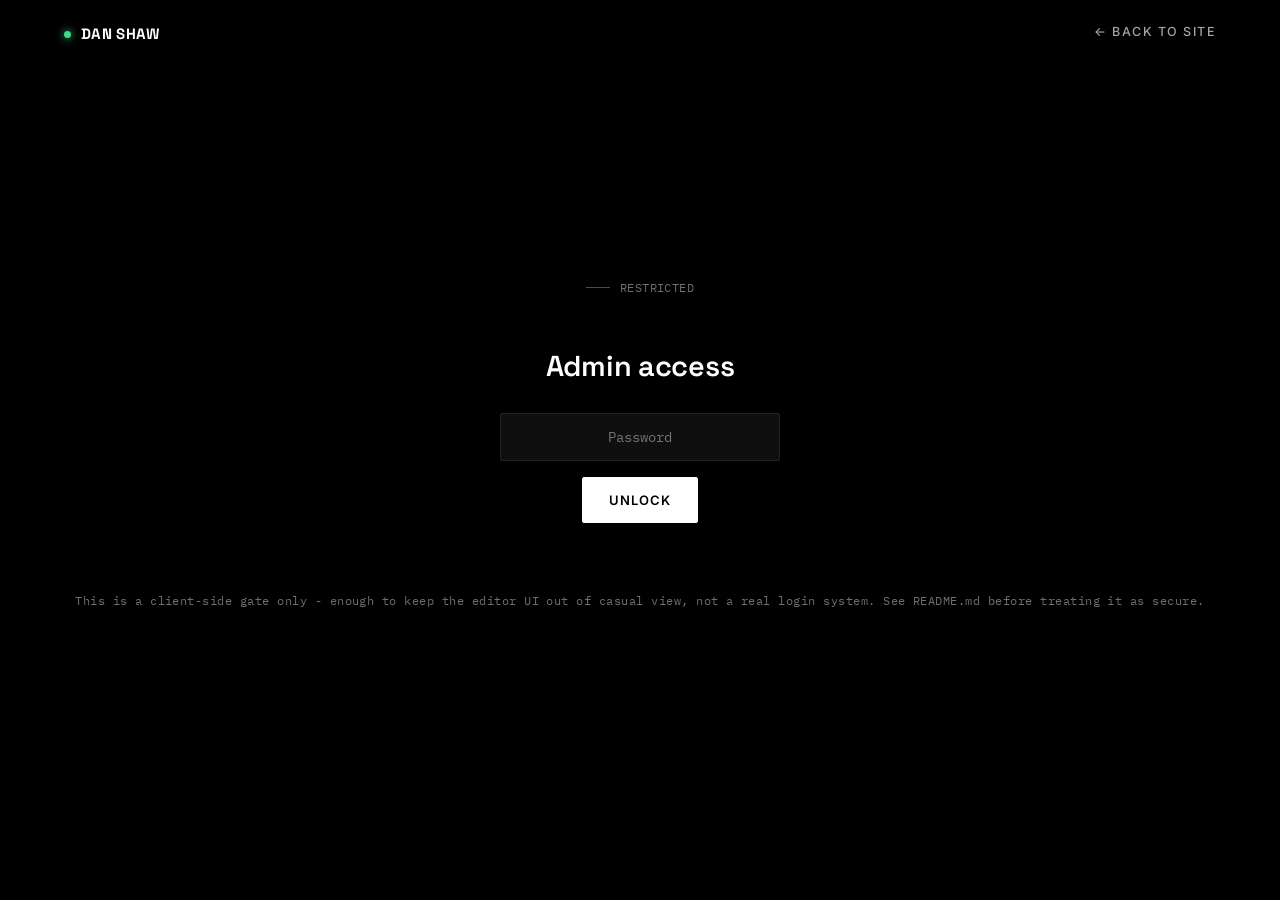
<file: admin.html>
<!DOCTYPE html>
<html lang="en">
<head>
<meta charset="UTF-8">
<meta name="viewport" content="width=device-width, initial-scale=1.0">
<title>Admin - Dan Shaw</title>
<meta name="robots" content="noindex, nofollow">

<link rel="icon" type="image/svg+xml" href="assets/img/favicon.svg">
<link rel="icon" type="image/png" href="assets/img/favicon-512.png">
<link rel="apple-touch-icon" href="assets/img/apple-touch-icon.png">

<link rel="stylesheet" href="css/style.css">
<style>
  #editor-modal{
    display:none; position:fixed; inset:0; background:rgba(0,0,0,0.85);
    z-index:200; align-items:flex-start; justify-content:center; overflow-y:auto; padding:80px 20px;
  }
  #editor-inner{
    background:var(--near-black); border:1px solid var(--line); border-radius:4px;
    max-width:720px; width:100%; padding:40px;
  }
</style>
</head>
<body>

<nav class="nav">
  <a class="nav-logo" href="index.html"><span class="dot"></span>DAN SHAW</a>
  <div class="nav-links" style="position:static; height:auto; width:auto; background:none; border:none; flex-direction:row; padding:0; transform:none;">
     <a href="index.html">← Back to site</a>
  </div>
</nav>

<!-- PASSWORD GATE -->
<div class="admin-gate" id="admin-gate">
  <div class="hero-eyebrow mono"><span class="bar"></span>RESTRICTED</div>
  <h1 style="font-size:1.8rem;">Admin access</h1>
  <form id="gate-form" style="display:flex; flex-direction:column; gap:16px; align-items:center;">
    <input type="password" id="gate-password" placeholder="Password" autocomplete="off">
    <button type="submit" class="btn btn-primary">Unlock</button>
    <div class="gate-error" id="gate-error"></div>
  </form>
  <p class="mono">This is a client-side gate only - enough to keep the editor UI out of casual view, not a real login system. See README.md before treating it as secure.</p>
</div>

<!-- ADMIN PANEL -->
<div id="admin-panel" style="display:none; padding:150px 0 100px;">
  <div class="wrap">
    <div class="notice">
      <b>How this works:</b> posts you create or edit here are saved in this browser's local storage only. To publish them permanently on the live site, click <b>Export posts.json</b> and replace <code>data/posts.json</code> in your repository with the downloaded file, then redeploy. Use <b>Import</b> to load an existing posts.json back in for editing.
    </div>

    <div class="admin-toolbar">
      <h2>Manage posts</h2>
      <div style="display:flex; gap:12px; flex-wrap:wrap;">
        <button class="pm-btn" id="new-post-btn">+ New post</button>
        <button class="pm-btn" id="export-btn">Export posts.json</button>
        <label class="pm-btn" style="cursor:pointer;">
          Import posts.json
          <input type="file" id="import-input" accept=".json" style="display:none;">
        </label>
        <button class="pm-btn danger" id="logout-btn">Log out</button>
      </div>
    </div>

    <div id="post-mgmt-list"></div>
  </div>
</div>

<!-- EDITOR MODAL -->
<div id="editor-modal">
  <div id="editor-inner">
    <h3 id="editor-title" style="margin-bottom:26px;">New post</h3>
    <form id="editor-form">
      <div class="form-field">
        <label for="f-title">Title</label>
        <input type="text" id="f-title" required placeholder="[REDACTED]">
      </div>
      <div class="form-field">
        <label for="f-excerpt">Excerpt</label>
        <input type="text" id="f-excerpt" placeholder="One or two sentences shown in the post list">
      </div>
      <div class="form-row">
        <div class="form-field">
          <label for="f-date">Date</label>
          <input type="date" id="f-date">
        </div>
        <div class="form-field">
          <label for="f-status">Status</label>
          <select id="f-status">
            <option value="draft">Draft</option>
            <option value="published">Published</option>
          </select>
        </div>
      </div>
      <div class="form-field">
        <label for="f-tags">Tags (comma separated)</label>
        <input type="text" id="f-tags" placeholder="Reinforcement Learning, Production AI">
      </div>
      <div class="form-field">
        <label for="f-body">Body (markdown - ## headers, **bold**, *italic*, lists, ``` code blocks, [links](url))</label>
        <textarea id="f-body" rows="16" placeholder="## Why write in the open&#10;&#10;Start writing..."></textarea>
      </div>
      <div style="display:flex; gap:14px; justify-content:flex-end;">
        <button type="button" class="btn" id="editor-cancel">Cancel</button>
        <button type="submit" class="btn btn-primary">Save post</button>
      </div>
    </form>
  </div>
</div>

<script src="js/posts-data.js"></script>
<script src="js/admin.js"></script>
</body>
</html>
</file>
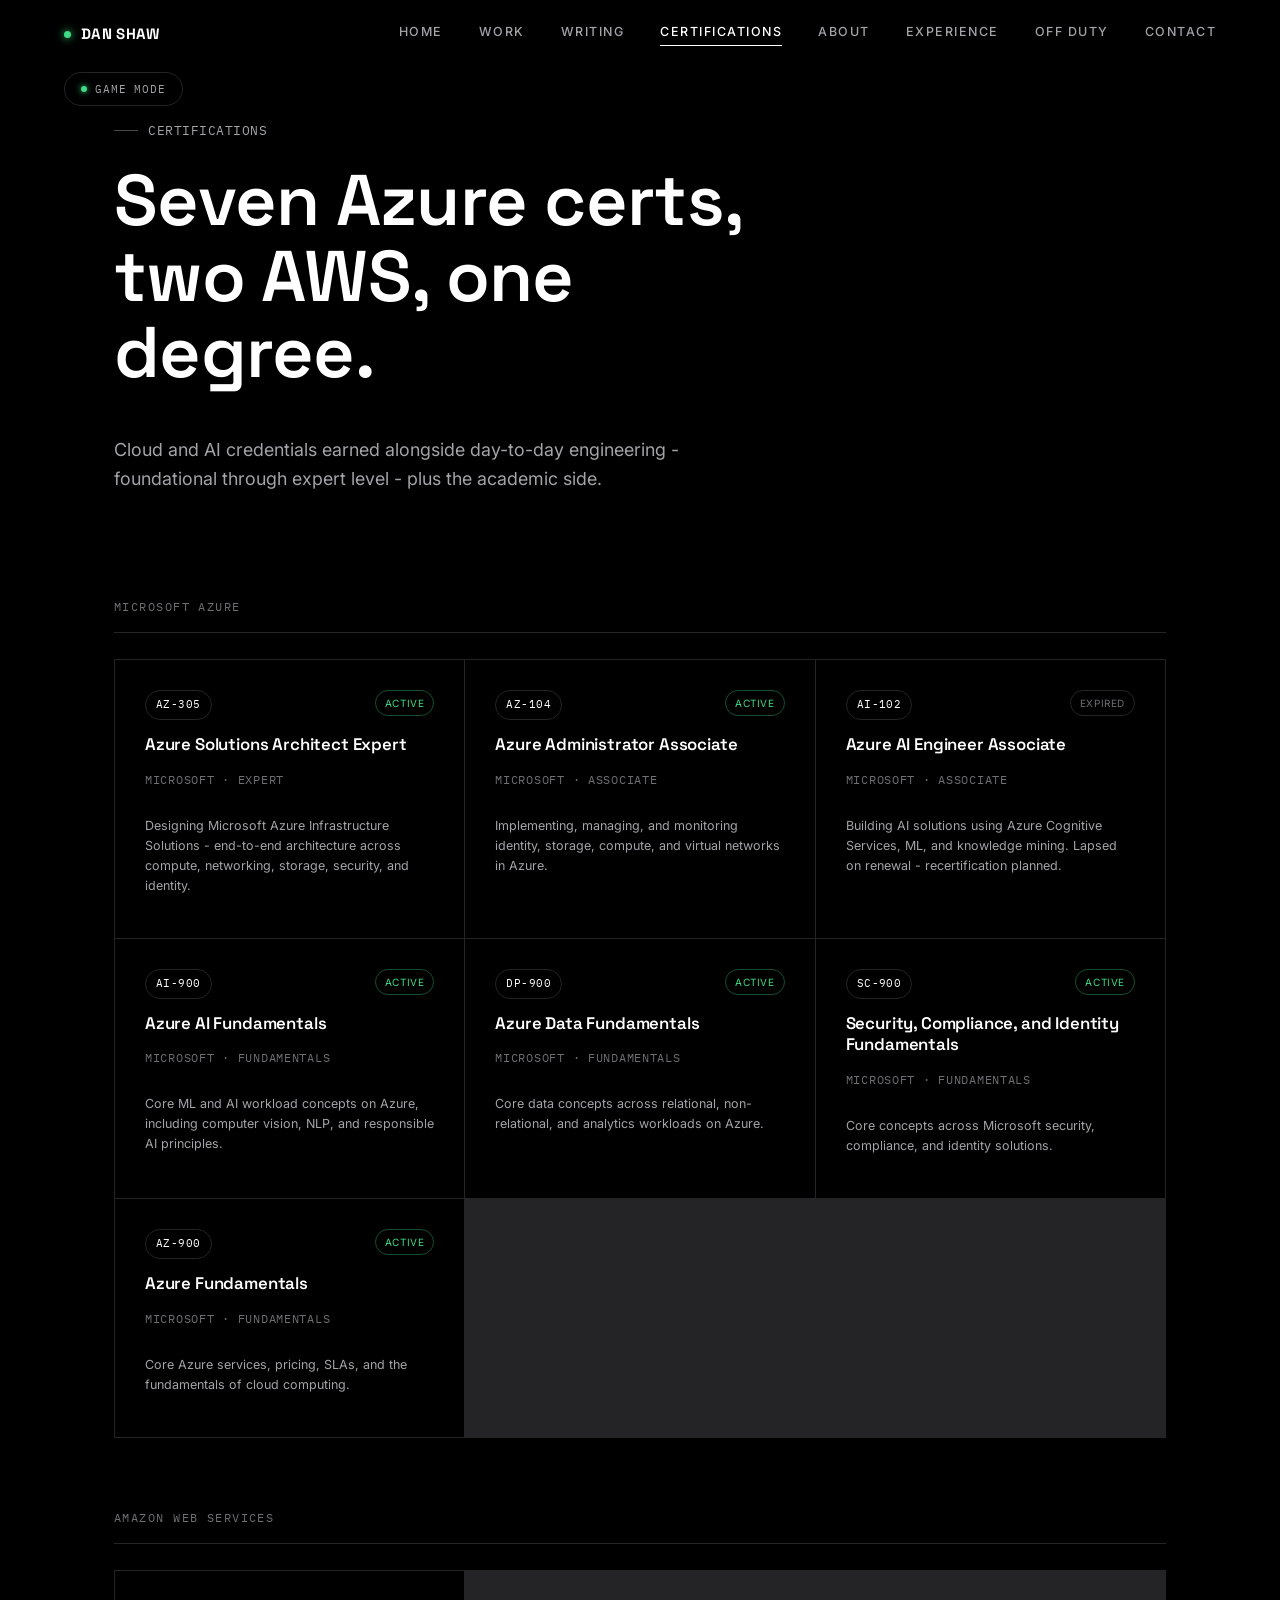
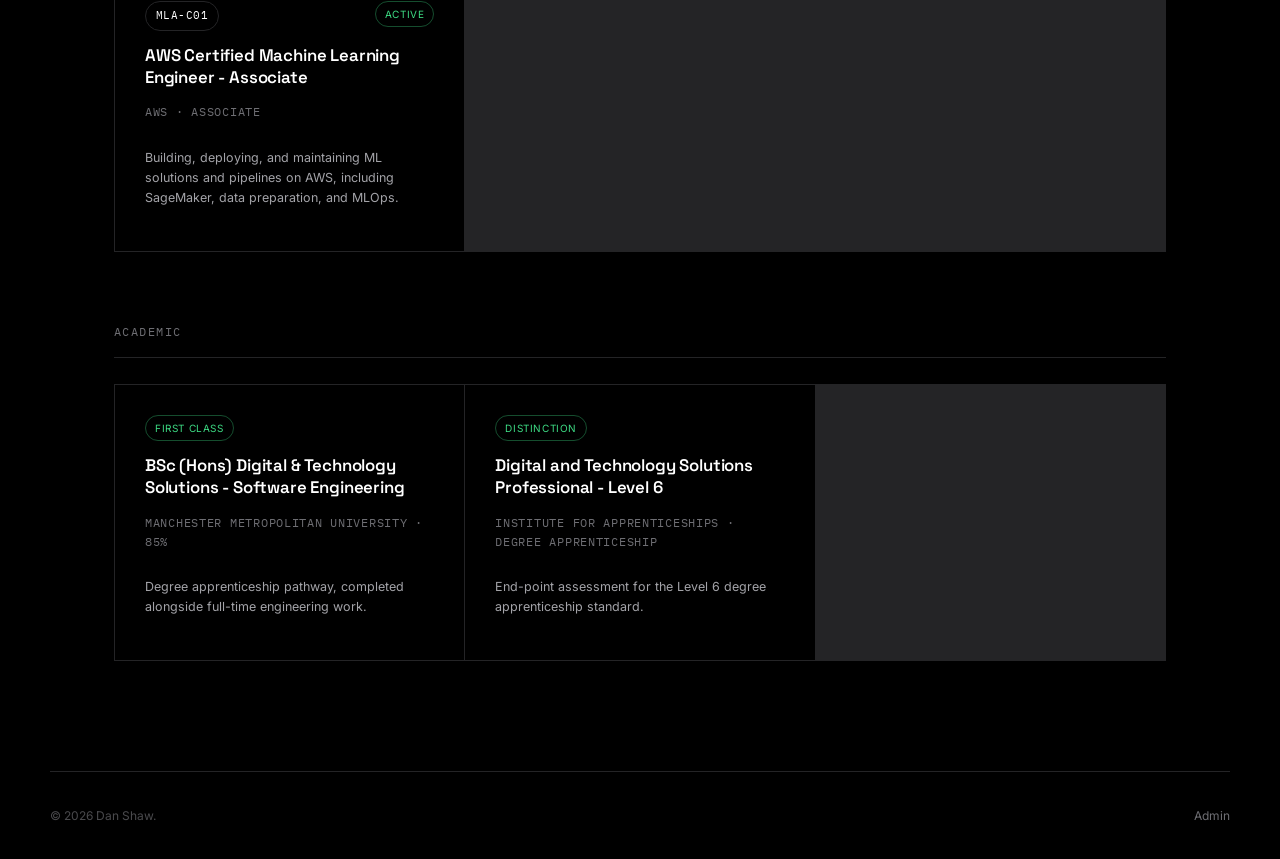
<file: certifications.html>
<!DOCTYPE html>
<html lang="en">
<head>
<meta charset="UTF-8">
<meta name="viewport" content="width=device-width, initial-scale=1.0">
<title>Certifications - Dan Shaw</title>
<meta name="description" content="Cloud and AI certifications held by Dan Shaw across Microsoft Azure and AWS, plus academic credentials.">

<link rel="icon" type="image/svg+xml" href="assets/img/favicon.svg">
<link rel="icon" type="image/png" href="assets/img/favicon-512.png">
<link rel="apple-touch-icon" href="assets/img/apple-touch-icon.png">

<meta property="og:type" content="website">
<meta property="og:site_name" content="Dan Shaw">
<meta property="og:title" content="Certifications - Dan Shaw">
<meta property="og:description" content="Cloud and AI certifications held by Dan Shaw across Microsoft Azure and AWS, plus academic credentials.">
<meta property="og:image" content="https://www.danshaw.dev/assets/img/og-image.png">
<meta property="og:url" content="https://www.danshaw.dev/certifications.html">
<meta name="twitter:card" content="summary_large_image">
<meta name="twitter:title" content="Certifications - Dan Shaw">
<meta name="twitter:description" content="Cloud and AI certifications held by Dan Shaw across Microsoft Azure and AWS, plus academic credentials.">
<meta name="twitter:image" content="https://www.danshaw.dev/assets/img/og-image.png">

<link rel="stylesheet" href="css/style.css">
<link rel="stylesheet" href="css/game.css">
<link rel="stylesheet" href="css/certs.css">
</head>
<body>

<button class="game-toggle" id="game-mode-toggle">
  <span class="dot"></span> GAME MODE
</button>

<div class="game-overlay" id="game-overlay">

  <div class="game-mode-select" id="game-mode-select">
    <h3>SELECT MODE</h3>
    <div class="mode-options">
      <button class="mode-btn" id="mode-classic-btn">
        <span class="mode-btn-title">Classic</span>
        <span class="mode-btn-sub">2D · original</span>
      </button>
      <button class="mode-btn" id="mode-descent-btn">
        <span class="mode-btn-title">Descent</span>
        <span class="mode-btn-sub">3D · new</span>
      </button>
    </div>
  </div>

  <div class="game-canvas-wrap" id="game-classic-panel">
    <canvas id="game-canvas"></canvas>
    <div class="game-hud">
      <span>❄ COLLECTED: <b id="game-hud-collected">0</b></span>
      <span>DISTANCE: <b id="game-hud-distance">0</b>M</span>
      <button class="game-back-btn" id="game-back-classic">‹ modes</button>
    </div>
    <div class="game-overlay-msg" id="game-overlay-msg">
      <h3 id="game-msg-title">CLASSIC</h3>
      <p id="game-msg-sub">Dodge trees &amp; rocks. Collect snowflakes.</p>
      <p class="msg-cta" id="game-msg-cta">Press SPACE or tap to start</p>
    </div>
  </div>

  <div class="game-canvas-wrap" id="game-3d-panel">
    <canvas id="game-canvas-3d"></canvas>
    <div class="game-hud">
      <span>❄ COLLECTED: <b id="game-hud-collected-3d">0</b></span>
      <span>DISTANCE: <b id="game-hud-distance-3d">0</b>M</span>
      <button class="game-back-btn" id="game-back-3d">‹ modes</button>
    </div>
    <div class="game-overlay-msg" id="game-overlay-msg-3d">
      <h3 id="game-msg-title-3d">DESCENT</h3>
      <p id="game-msg-sub-3d">Dodge trees &amp; rocks. Collect snowflakes.</p>
      <p class="msg-cta" id="game-msg-cta-3d">Press SPACE or tap to start</p>
    </div>
  </div>

  <button class="game-close-btn" id="game-close-btn">✕</button>
</div>

<nav class="nav">
  <a class="nav-logo" href="index.html"><span class="dot"></span>DAN SHAW</a>
  <button class="nav-toggle" aria-label="Toggle menu">☰</button>
  <div class="nav-links">
    <a href="index.html">Home</a>
    <a href="projects.html">Work</a>
    <a href="blog.html">Writing</a>
    <a href="certifications.html">Certifications</a>
    <a href="index.html#about">About</a>
    <a href="index.html#experience">Experience</a>
    <a href="index.html#off-duty">Off duty</a>
    <a href="index.html#contact">Contact</a>
  </div>
</nav>

<header class="hero wrap" style="min-height:50vh;">
  <div class="hero-eyebrow mono"><span class="bar"></span>CERTIFICATIONS</div>
  <h1>Seven Azure certs, two AWS, one degree.</h1>
  <p class="lede">Cloud and AI credentials earned alongside day-to-day engineering - foundational through expert level - plus the academic side.</p>
</header>

<section class="wrap" style="padding-top:0;">

  <div class="cert-group-label mono">Microsoft Azure</div>
  <div class="cert-grid">

    <div class="cert-card">
      <div class="cert-top">
        <span class="cert-code mono">AZ-305</span>
        <span class="cert-status active">Active</span>
      </div>
      <h3>Azure Solutions Architect Expert</h3>
      <div class="cert-issuer mono">Microsoft · Expert</div>
      <p class="cert-level">Designing Microsoft Azure Infrastructure Solutions - end-to-end architecture across compute, networking, storage, security, and identity.</p>
    </div>

    <div class="cert-card">
      <div class="cert-top">
        <span class="cert-code mono">AZ-104</span>
        <span class="cert-status active">Active</span>
      </div>
      <h3>Azure Administrator Associate</h3>
      <div class="cert-issuer mono">Microsoft · Associate</div>
      <p class="cert-level">Implementing, managing, and monitoring identity, storage, compute, and virtual networks in Azure.</p>
    </div>

    <div class="cert-card">
      <div class="cert-top">
        <span class="cert-code mono">AI-102</span>
        <span class="cert-status expired">Expired</span>
      </div>
      <h3>Azure AI Engineer Associate</h3>
      <div class="cert-issuer mono">Microsoft · Associate</div>
      <p class="cert-level">Building AI solutions using Azure Cognitive Services, ML, and knowledge mining. Lapsed on renewal - recertification planned.</p>
    </div>

    <div class="cert-card">
      <div class="cert-top">
        <span class="cert-code mono">AI-900</span>
        <span class="cert-status active">Active</span>
      </div>
      <h3>Azure AI Fundamentals</h3>
      <div class="cert-issuer mono">Microsoft · Fundamentals</div>
      <p class="cert-level">Core ML and AI workload concepts on Azure, including computer vision, NLP, and responsible AI principles.</p>
    </div>

    <div class="cert-card">
      <div class="cert-top">
        <span class="cert-code mono">DP-900</span>
        <span class="cert-status active">Active</span>
      </div>
      <h3>Azure Data Fundamentals</h3>
      <div class="cert-issuer mono">Microsoft · Fundamentals</div>
      <p class="cert-level">Core data concepts across relational, non-relational, and analytics workloads on Azure.</p>
    </div>

    <div class="cert-card">
      <div class="cert-top">
        <span class="cert-code mono">SC-900</span>
        <span class="cert-status active">Active</span>
      </div>
      <h3>Security, Compliance, and Identity Fundamentals</h3>
      <div class="cert-issuer mono">Microsoft · Fundamentals</div>
      <p class="cert-level">Core concepts across Microsoft security, compliance, and identity solutions.</p>
    </div>

    <div class="cert-card">
      <div class="cert-top">
        <span class="cert-code mono">AZ-900</span>
        <span class="cert-status active">Active</span>
      </div>
      <h3>Azure Fundamentals</h3>
      <div class="cert-issuer mono">Microsoft · Fundamentals</div>
      <p class="cert-level">Core Azure services, pricing, SLAs, and the fundamentals of cloud computing.</p>
    </div>

  </div>

  <div class="cert-group-label mono">Amazon Web Services</div>
  <div class="cert-grid">

    <div class="cert-card">
      <div class="cert-top">
        <span class="cert-code mono">MLA-C01</span>
        <span class="cert-status active">Active</span>
      </div>
      <h3>AWS Certified Machine Learning Engineer - Associate</h3>
      <div class="cert-issuer mono">AWS · Associate</div>
      <p class="cert-level">Building, deploying, and maintaining ML solutions and pipelines on AWS, including SageMaker, data preparation, and MLOps.</p>
    </div>

  </div>

  <div class="cert-group-label mono">Academic</div>
  <div class="cert-grid">

    <div class="cert-card">
      <div class="cert-top">
        <span class="cert-status active">First Class</span>
      </div>
      <h3>BSc (Hons) Digital &amp; Technology Solutions - Software Engineering</h3>
      <div class="cert-issuer mono">Manchester Metropolitan University · 85%</div>
      <p class="cert-level">Degree apprenticeship pathway, completed alongside full-time engineering work.</p>
    </div>

    <div class="cert-card">
      <div class="cert-top">
        <span class="cert-status active">Distinction</span>
      </div>
      <h3>Digital and Technology Solutions Professional - Level 6</h3>
      <div class="cert-issuer mono">Institute for Apprenticeships · Degree Apprenticeship</div>
      <p class="cert-level">End-point assessment for the Level 6 degree apprenticeship standard.</p>
    </div>

  </div>

</section>

<footer class="foot wrap">
  <span>© 2026 Dan Shaw.</span>
  <span><a href="admin.html">Admin</a></span>
</footer>

<script src="js/main.js"></script>
</body>
</html>
</file>
<file: css/style.css>
/* ============================================================
   DAN SHAW - PERSONAL SITE
   Design system: mission-control monochrome.
   Display: Space Grotesk | Body: Inter | Telemetry: IBM Plex Mono
   ============================================================ */

@import url('https://fonts.googleapis.com/css2?family=Space+Grotesk:wght@400;500;600;700&family=Inter:wght@400;500;600;700&family=IBM+Plex+Mono:wght@400;500&display=swap');

:root{
  --black:#000000;
  --near-black:#0a0a0a;
  --panel:#0f0f10;
  --line:#242426;
  --line-soft:#1a1a1c;
  --white:#ffffff;
  --grey-1:#a3a3a8;
  --grey-2:#6e6e73;
  --grey-3:#4a4a4d;
  --status:#3ddc84; /* single restrained signal-green, used only for status dots */
  --radius:2px;
  --max:1180px;
  --pad:clamp(20px, 5vw, 64px);
  --ease:cubic-bezier(.16,.8,.24,1);
}

*{box-sizing:border-box;}
html{scroll-behavior:smooth;}
html,body{margin:0;padding:0;}
body{
  background:var(--black);
  color:var(--white);
  font-family:'Inter',-apple-system,sans-serif;
  font-size:16px;
  line-height:1.6;
  -webkit-font-smoothing:antialiased;
  overflow-x:hidden;
}

@media (prefers-reduced-motion: reduce){
  *{animation-duration:0.01ms !important; animation-iteration-count:1 !important; transition-duration:0.01ms !important; scroll-behavior:auto !important;}
}

h1,h2,h3,h4{
  font-family:'Space Grotesk',sans-serif;
  font-weight:600;
  margin:0;
  letter-spacing:-0.01em;
}

a{color:inherit; text-decoration:none;}
a:focus-visible, button:focus-visible, input:focus-visible, textarea:focus-visible{
  outline:2px solid var(--white);
  outline-offset:3px;
}

.mono{
  font-family:'IBM Plex Mono',monospace;
  letter-spacing:0.04em;
}

.wrap{max-width:var(--max); margin:0 auto; padding-left:var(--pad); padding-right:var(--pad);}

/* ---------- NAV ---------- */
.nav{
  position:fixed; top:0; left:0; right:0; z-index:100;
  display:flex; align-items:center; justify-content:space-between;
  padding:22px var(--pad);
  background:rgba(0,0,0,0.65);
  backdrop-filter:blur(14px);
  -webkit-backdrop-filter:blur(14px);
  border-bottom:1px solid transparent;
  transition:border-color .3s var(--ease), background .3s var(--ease);
}
.nav.scrolled{border-bottom-color:var(--line);}
.nav-logo{
  font-family:'Space Grotesk',sans-serif;
  font-weight:700;
  font-size:15px;
  letter-spacing:0.02em;
  display:flex; align-items:center; gap:10px;
}
.nav-logo .dot{
  width:7px; height:7px; border-radius:50%;
  background:var(--status);
  box-shadow:0 0 8px var(--status);
  animation:pulse 2.4s ease-in-out infinite;
}
@keyframes pulse{
  0%,100%{opacity:1;}
  50%{opacity:0.35;}
}
.nav-links{
  display:flex; gap:36px;
  font-size:12.5px; font-weight:500;
  text-transform:uppercase; letter-spacing:0.12em;
}
.nav-links a{
  color:var(--grey-1);
  transition:color .2s;
  position:relative;
  padding-bottom:4px;
}
.nav-links a:hover, .nav-links a.active{color:var(--white);}
.nav-links a.active::after{
  content:'';
  position:absolute; left:0; right:0; bottom:0;
  height:1px; background:var(--white);
}
.nav-toggle{display:none; background:none; border:none; color:var(--white); font-size:22px; cursor:pointer; padding:0; line-height:1;}

@media (max-width:820px){
  .nav-links{
    position:fixed; top:0; right:0; height:100vh; width:min(78vw,320px);
    background:var(--near-black);
    border-left:1px solid var(--line);
    flex-direction:column; justify-content:center; align-items:flex-start;
    gap:28px; padding:0 40px;
    transform:translateX(100%);
    transition:transform .35s var(--ease);
  }
  .nav-links.open{transform:translateX(0);}
  .nav-toggle{display:block; z-index:1001;}
}

/* ---------- HERO ---------- */
.hero{
  min-height:100vh;
  display:flex; flex-direction:column; justify-content:center;
  padding-top:120px; padding-bottom:60px;
  position:relative;
}
.hero-eyebrow{
  font-size:12.5px; color:var(--grey-1); text-transform:uppercase;
  margin-bottom:22px; display:flex; align-items:center; gap:10px;
}
.hero-eyebrow .bar{width:24px; height:1px; background:var(--grey-3);}
.hero h1{
  font-size:clamp(2.1rem, 5.6vw, 4.6rem);
  line-height:1.06;
  max-width:15ch;
  margin-bottom:28px;
}
.hero p.lede{
  font-size:clamp(1rem, 1.4vw, 1.2rem);
  color:var(--grey-1);
  max-width:640px;
  margin-bottom:44px;
}
.hero-cta{display:flex; gap:16px; flex-wrap:wrap;}

.btn{
  display:inline-flex; align-items:center; gap:8px;
  padding:14px 26px;
  font-size:13px; font-weight:600; text-transform:uppercase; letter-spacing:0.08em;
  border-radius:var(--radius);
  border:1px solid var(--white);
  cursor:pointer;
  transition:background .2s, color .2s, border-color .2s;
  background:transparent; color:var(--white);
  font-family:'Inter',sans-serif;
}
.btn-primary{background:var(--white); color:var(--black);}
.btn-primary:hover{background:transparent; color:var(--white);}
.btn:not(.btn-primary):hover{border-color:var(--grey-1); color:var(--grey-1);}

/* ---------- SIGNATURE STRIP: plotter-bot ---------- */
.signature-strip{
  position:relative;
  width:100%;
  height:200px;
  border-top:1px solid var(--line);
  border-bottom:1px solid var(--line);
  background-image:radial-gradient(circle, var(--line-soft) 1px, transparent 1px);
  background-size:24px 24px;
  overflow:hidden;
}
.signature-strip canvas{display:block; width:100%; height:100%;}
.signature-caption{
  position:absolute; left:var(--pad); bottom:10px;
  font-size:10.5px; color:var(--grey-3); text-transform:uppercase; letter-spacing:0.1em;
  pointer-events:none;
}
@media (max-width:720px){
  .signature-strip{height:130px;}
}

/* ---------- TELEMETRY STRIP (signature element) ---------- */
.telemetry{
  border-top:1px solid var(--line);
  border-bottom:1px solid var(--line);
  padding:18px 0;
  overflow:hidden;
}
.telemetry-row{
  display:flex; gap:0;
  font-size:12px;
  color:var(--grey-1);
  flex-wrap:wrap;
}
.telemetry-item{
  padding:6px 28px;
  border-right:1px solid var(--line-soft);
  display:flex; align-items:center; gap:8px;
  white-space:nowrap;
}
.telemetry-item:first-child{padding-left:0;}
.telemetry-item:last-child{border-right:none;}
.telemetry-item b{color:var(--white); font-weight:500;}
.telemetry-item .led{
  width:6px; height:6px; border-radius:50%; background:var(--status);
  box-shadow:0 0 6px var(--status);
  flex-shrink:0;
}
@media (max-width:820px){
  .telemetry-row{flex-direction:column; gap:10px;}
  .telemetry-item{border-right:none; padding:0;}
}

/* ---------- SECTION SCAFFOLD ---------- */
section{padding:110px 0;}
section#about{padding-top:132px;}
.section-head{
  display:flex; justify-content:space-between; align-items:flex-end;
  margin-bottom:56px; gap:24px; flex-wrap:wrap;
  border-bottom:1px solid var(--line);
  padding-bottom:28px;
}
.section-label{
  font-size:12px; color:var(--grey-2); text-transform:uppercase; letter-spacing:0.14em;
  margin-bottom:14px; display:block;
}
.section-head h2{font-size:clamp(1.6rem,3vw,2.4rem);}
.section-head p{color:var(--grey-1); max-width:420px; font-size:14px; margin:0;}

.award-badge{
  display:inline-flex; align-items:center; gap:10px;
  margin:28px 0 24px; padding:10px 18px;
  border:1px solid var(--line); border-radius:20px;
  font-size:11px; letter-spacing:0.05em; color:var(--grey-1);
}
.award-badge .award-icon{color:var(--white); font-size:13px;}

/* ---------- EXPERIENCE TABS ---------- */
.exp-tabs{display:flex; flex-direction:column;}
.exp-tab-nav{
  display:flex; gap:4px; border-bottom:1px solid var(--line);
  overflow-x:auto; -ms-overflow-style:none; scrollbar-width:none;
}
.exp-tab-nav::-webkit-scrollbar{display:none;}
.exp-tab-btn{
  background:none; border:none; cursor:pointer;
  font-family:'Space Grotesk',sans-serif; color:var(--grey-2);
  padding:16px 22px 16px 0; margin-right:26px;
  font-size:0.95rem; font-weight:500; white-space:nowrap;
  border-bottom:2px solid transparent;
  transition:color .2s, border-color .2s;
  text-align:left;
}
.exp-tab-btn .tab-date{
  display:block; font-family:'IBM Plex Mono',monospace; font-size:10.5px;
  color:var(--grey-3); text-transform:uppercase; letter-spacing:0.06em; margin-top:4px;
}
.exp-tab-btn:hover{color:var(--grey-1);}
.exp-tab-btn.active{color:var(--white); border-bottom-color:var(--white);}
.exp-tab-btn.active .tab-date{color:var(--grey-1);}

.exp-panel{display:none; padding-top:44px;}
.exp-panel.active{display:block;}
.exp-panel .tl-sub{color:var(--grey-1); font-size:13.5px; margin-bottom:22px;}
.exp-panel h3{font-size:1.3rem; margin-bottom:6px;}
.exp-panel ul{margin:0; padding:0; list-style:none; max-width:760px;}
.exp-panel li{
  position:relative; padding-left:20px; margin-bottom:12px;
  color:var(--grey-1); font-size:14.5px; line-height:1.7;
}
.exp-panel li::before{content:'-'; position:absolute; left:0; color:var(--grey-3);}

/* ---------- TIMELINE (kept for reference / other pages) ---------- */
.timeline{display:flex; flex-direction:column;}
.tl-item{
  display:grid; grid-template-columns:180px 1fr; gap:32px;
  padding:36px 0; border-bottom:1px solid var(--line-soft);
}
.tl-item:last-child{border-bottom:none;}
.tl-date{
  font-size:12.5px; color:var(--grey-2); padding-top:4px;
}
.tl-role h3{font-size:1.25rem; margin-bottom:6px;}
.tl-role .tl-sub{color:var(--grey-1); font-size:13.5px; margin-bottom:18px;}
.tl-role ul{margin:0; padding:0; list-style:none;}
.tl-role li{
  position:relative; padding-left:20px; margin-bottom:10px;
  color:var(--grey-1); font-size:14.5px; line-height:1.65;
}
.tl-role li::before{
  content:'-'; position:absolute; left:0; color:var(--grey-3);
}
@media (max-width:720px){
  .tl-item{grid-template-columns:1fr; gap:10px;}
}

/* ---------- PROJECTS ---------- */
.proj-grid{
  display:grid; grid-template-columns:repeat(auto-fill,minmax(300px,1fr)); gap:1px;
  background:var(--line);
  border:1px solid var(--line);
}
.proj-card{
  background:var(--black);
  padding:32px;
  display:flex; flex-direction:column;
  transition:background .25s;
  min-height:220px;
}
.proj-card:hover{background:var(--panel);}
.proj-top{display:flex; justify-content:space-between; align-items:flex-start; margin-bottom:18px;}
.proj-lang{
  font-size:11px; color:var(--grey-2);
  border:1px solid var(--line); padding:4px 9px; border-radius:20px;
}
.proj-card h3{font-size:1.1rem; margin-bottom:12px;}
.proj-card p{color:var(--grey-1); font-size:13.5px; line-height:1.6; flex-grow:1; margin:0 0 20px;}
.proj-link{
  font-size:12px; text-transform:uppercase; letter-spacing:0.08em;
  color:var(--white); display:inline-flex; align-items:center; gap:6px;
}
.proj-link .arrow{transition:transform .2s;}
.proj-card:hover .proj-link .arrow{transform:translateX(4px);}
.proj-meta{display:flex; gap:14px; margin-top:14px; font-size:11.5px; color:var(--grey-2);}

.proj-loading, .proj-error{
  grid-column:1/-1; padding:40px; text-align:center; color:var(--grey-2); font-size:13px;
  background:var(--black);
}

/* ---------- PERSONAL / OFF-DUTY ---------- */
.personal-grid{
  display:grid; grid-template-columns:repeat(4,1fr); gap:1px; background:var(--line); border:1px solid var(--line);
}
.personal-card{
  background:var(--black); padding:28px 22px; text-align:left;
}
.personal-card .icon-label{font-size:11px; color:var(--grey-2); text-transform:uppercase; letter-spacing:0.1em; margin-bottom:14px;}
.personal-card h4{font-size:1rem; margin-bottom:8px;}
.personal-card p{color:var(--grey-1); font-size:13px; margin:0;}
.photo-slot{
  aspect-ratio:4/3; border:1px solid var(--line); border-radius:var(--radius);
  display:block; width:100%; height:auto; object-fit:cover; object-position:center;
  margin-top:16px;
}
@media (max-width:900px){ .personal-grid{grid-template-columns:repeat(2,1fr);} }
@media (max-width:520px){ .personal-grid{grid-template-columns:1fr;} }

/* ---------- BLOG ---------- */
.post-list{border-top:1px solid var(--line);}
.post-row{
  display:grid; grid-template-columns:140px 1fr auto; gap:28px; align-items:center;
  padding:30px 0; border-bottom:1px solid var(--line-soft);
  transition:opacity .2s;
}
.post-row:hover{opacity:0.7;}
.post-row .p-date{font-size:12px; color:var(--grey-2);}
.post-row h3{font-size:1.15rem; margin-bottom:6px;}
.post-row p{margin:0; color:var(--grey-1); font-size:13.5px;}
.post-row .p-arrow{font-size:20px; color:var(--grey-2);}
.post-tags{display:flex; gap:8px; margin-top:10px;}
.tag{font-size:10.5px; text-transform:uppercase; letter-spacing:0.06em; color:var(--grey-2); border:1px solid var(--line); padding:3px 8px; border-radius:20px;}
@media (max-width:640px){
  .post-row{grid-template-columns:1fr; gap:8px;}
}

.empty-state{
  padding:60px 20px; text-align:center; color:var(--grey-2); border:1px solid var(--line);
}

/* ---------- POST DETAIL ---------- */
.post-hero{padding:150px 0 60px;}
.post-hero .p-date{color:var(--grey-2); font-size:13px; margin-bottom:20px;}
.post-hero h1{font-size:clamp(1.8rem,4vw,3rem); max-width:18ch; margin-bottom:20px;}
.post-body{max-width:720px; padding-bottom:120px;}
.post-body p{color:#d4d4d6; font-size:1.05rem; margin-bottom:1.4em;}
.post-body h2{font-size:1.5rem; margin:2em 0 0.6em;}
.post-body h3{font-size:1.2rem; margin:1.6em 0 0.5em;}
.post-body a{text-decoration:underline; text-underline-offset:3px;}
.post-body code{font-family:'IBM Plex Mono',monospace; background:var(--panel); padding:2px 6px; border-radius:3px; font-size:0.9em;}
.post-body pre{background:var(--panel); padding:20px; overflow-x:auto; border:1px solid var(--line); border-radius:var(--radius);}
.post-body pre code{background:none; padding:0;}
.post-body ul,.post-body ol{color:#d4d4d6; padding-left:1.3em;}
.post-body blockquote{border-left:2px solid var(--white); padding-left:20px; color:var(--grey-1); margin:1.6em 0;}

/* ---------- CONTACT / FOOTER ---------- */
.contact-section{
  padding:130px 0 90px; text-align:center;
}
.contact-section h2{
  font-size:clamp(1.8rem,5vw,3.4rem); max-width:16ch; margin:0 auto 30px;
}
.contact-links{display:flex; gap:14px; justify-content:center; flex-wrap:wrap; margin-top:30px;}

.foot{
  border-top:1px solid var(--line); padding:34px 0; 
  display:flex; justify-content:space-between; align-items:center; flex-wrap:wrap; gap:12px;
  font-size:12px; color:var(--grey-3);
}
.foot a{color:var(--grey-2);}
.foot a:hover{color:var(--white);}

/* ---------- FORMS (admin) ---------- */
.form-field{margin-bottom:22px;}
.form-field label{display:block; font-size:12px; text-transform:uppercase; letter-spacing:0.08em; color:var(--grey-1); margin-bottom:10px;}
.form-field input, .form-field textarea, .form-field select{
  width:100%; background:var(--panel); border:1px solid var(--line); color:var(--white);
  padding:14px 16px; font-family:'Inter',sans-serif; font-size:14.5px; border-radius:var(--radius);
}
.form-field textarea{resize:vertical; font-family:'IBM Plex Mono',monospace; font-size:13.5px; line-height:1.7;}
.form-field input:focus, .form-field textarea:focus{outline:1px solid var(--white); border-color:var(--white);}
.form-row{display:grid; grid-template-columns:1fr 1fr; gap:20px;}
@media (max-width:640px){.form-row{grid-template-columns:1fr;}}

.admin-gate{
  min-height:100vh; display:flex; align-items:center; justify-content:center; flex-direction:column;
  gap:24px; padding:40px 20px; text-align:center;
}
.admin-gate .mono{color:var(--grey-2); font-size:12px;}
.admin-gate input{
  background:var(--panel); border:1px solid var(--line); color:var(--white);
  padding:14px 18px; font-size:14px; border-radius:var(--radius); width:280px; text-align:center;
  font-family:'IBM Plex Mono',monospace;
}
.gate-error{color:#e0574c; font-size:12.5px; height:16px;}

.admin-toolbar{
  display:flex; justify-content:space-between; align-items:center; margin-bottom:40px; flex-wrap:wrap; gap:16px;
}
.post-mgmt-row{
  display:flex; justify-content:space-between; align-items:center; padding:16px 0; border-bottom:1px solid var(--line-soft); gap:16px; flex-wrap:wrap;
}
.post-mgmt-row .pm-actions{display:flex; gap:10px;}
.pm-btn{
  font-size:11.5px; text-transform:uppercase; letter-spacing:0.06em; color:var(--grey-1);
  border:1px solid var(--line); padding:8px 14px; border-radius:var(--radius); cursor:pointer; background:none; font-family:'Inter',sans-serif;
}
.pm-btn:hover{color:var(--white); border-color:var(--grey-1);}
.pm-btn.danger:hover{color:#e0574c; border-color:#e0574c;}

.notice{
  border:1px solid var(--line); background:var(--panel); padding:20px 24px; margin-bottom:36px; font-size:13.5px; color:var(--grey-1); border-radius:var(--radius);
}
.notice b{color:var(--white);}

/* utility */
.fade-up{animation:fadeUp .7s var(--ease) both;}
@keyframes fadeUp{from{opacity:0; transform:translateY(16px);} to{opacity:1; transform:translateY(0);}}
</file>
<file: css/game.css>
/* ============================================================
   GAME MODE - toggle pill, overlay, HUD
   ============================================================ */

.game-toggle{
  position:fixed; top:72px; left:var(--pad);
  z-index:150;
  display:flex; align-items:center; gap:8px;
  background:rgba(0,0,0,0.7);
  border:1px solid var(--line);
  border-radius:20px;
  padding:9px 16px;
  font-family:'IBM Plex Mono',monospace;
  font-size:11px; letter-spacing:0.08em; text-transform:uppercase;
  color:var(--grey-1);
  cursor:pointer;
  backdrop-filter:blur(10px);
  transition:border-color .2s, color .2s;
}

body.nav-open .game-toggle{
  display:none;
}
.game-toggle:hover{border-color:var(--grey-1); color:var(--white);}
.game-toggle .dot{
  width:6px; height:6px; border-radius:50%; background:var(--status);
  box-shadow:0 0 6px var(--status);
}

.game-overlay{
  position:fixed; inset:0; z-index:500;
  background:#000000;
  opacity:0; pointer-events:none;
  transition:opacity .3s var(--ease);
}
.game-overlay.open{opacity:1; pointer-events:auto;}

.game-canvas-wrap{position:absolute; inset:0;}
.game-canvas-wrap canvas{display:block; width:100%; height:100%; touch-action:none;}

.game-close-btn{
  position:absolute; top:20px; right:20px; z-index:540;
  width:36px; height:36px; border-radius:50%;
  border:1px solid var(--line); background:rgba(0,0,0,0.6);
  color:var(--white); font-size:16px; cursor:pointer;
  display:flex; align-items:center; justify-content:center;
}
.game-close-btn:hover{border-color:var(--grey-1);}

.game-hud{
  position:absolute; top:20px; left:20px; z-index:510;
  display:flex; align-items:center; gap:20px;
  font-family:'IBM Plex Mono',monospace; font-size:11.5px;
  color:var(--grey-1); letter-spacing:0.06em; text-transform:uppercase;
}
.game-hud span b{color:var(--white); font-weight:500;}

.game-overlay-msg{
  position:absolute; inset:0; z-index:515;
  display:none; flex-direction:column; align-items:center; justify-content:center;
  gap:16px; text-align:center; padding:20px;
  cursor:pointer;
  background:#000000;
}
.game-overlay-msg h3{
  font-family:'Space Grotesk',sans-serif; font-size:clamp(1.6rem,5vw,2.6rem); color:var(--white);
}
.game-overlay-msg p{color:var(--grey-1); font-size:0.95rem; max-width:360px;}
.game-overlay-msg .msg-cta{
  font-family:'IBM Plex Mono',monospace; font-size:11px; letter-spacing:0.08em;
  text-transform:uppercase; color:var(--grey-2); margin-top:6px;
}

/* ---------- MODE SELECT ---------- */
.game-mode-select{
  position:absolute; inset:0; z-index:530;
  display:flex; flex-direction:column; align-items:center; justify-content:center; gap:36px;
  background:#000000;
}
.game-mode-select h3{
  font-family:'IBM Plex Mono',monospace; font-size:12px; letter-spacing:0.16em;
  color:var(--grey-2); text-transform:uppercase;
}
.mode-options{display:flex; gap:18px; flex-wrap:wrap; justify-content:center; padding:0 20px;}
.mode-btn{
  display:flex; flex-direction:column; align-items:center; gap:8px;
  background:var(--panel); border:1px solid var(--line); border-radius:4px;
  padding:32px 44px; cursor:pointer; color:var(--white);
  transition:border-color .2s, transform .2s;
}
.mode-btn:hover{border-color:var(--grey-1); transform:translateY(-2px);}
.mode-btn-title{font-family:'Space Grotesk',sans-serif; font-size:1.4rem;}
.mode-btn-sub{font-family:'IBM Plex Mono',monospace; font-size:10.5px; color:var(--grey-2); letter-spacing:0.08em; text-transform:uppercase;}

/* ---------- DUAL PANELS ---------- */
.game-canvas-wrap{position:absolute; inset:0; display:none;}
.game-canvas-wrap.active{display:block;}
.game-back-btn{
  background:none; border:1px solid var(--line); border-radius:20px;
  color:var(--grey-1); font-family:'IBM Plex Mono',monospace; font-size:10.5px;
  letter-spacing:0.06em; text-transform:uppercase; padding:0 16px; cursor:pointer;
  margin-left:auto;
  display:flex; align-items:center; height:36px;
}
.game-back-btn:hover{color:var(--white); border-color:var(--grey-1);}
.game-hud{justify-content:flex-start;}
</file>
<file: css/certs.css>
/* ---------- CERTIFICATIONS ---------- */
.cert-grid{
  display:grid; grid-template-columns:repeat(auto-fill,minmax(280px,1fr)); gap:1px;
  background:var(--line); border:1px solid var(--line);
}
.cert-card{
  background:var(--black); padding:30px; display:flex; flex-direction:column; gap:14px;
}
.cert-top{display:flex; justify-content:space-between; align-items:flex-start; gap:12px;}
.cert-code{
  font-size:11px; color:var(--white); border:1px solid var(--line);
  padding:5px 10px; border-radius:20px; white-space:nowrap;
}
.cert-status{
  font-size:10px; text-transform:uppercase; letter-spacing:0.06em;
  padding:4px 9px; border-radius:20px;
}
.cert-status.active{color:var(--status); border:1px solid rgba(61,220,132,0.35);}
.cert-status.expired{color:var(--grey-2); border:1px solid var(--line);}
.cert-card h3{font-size:1.05rem; line-height:1.3;}
.cert-issuer{font-size:12px; color:var(--grey-2); text-transform:uppercase; letter-spacing:0.06em;}
.cert-level{font-size:12.5px; color:var(--grey-1);}

.cert-group-label{
  margin:70px 0 26px; font-size:12px; color:var(--grey-2); text-transform:uppercase;
  letter-spacing:0.12em; border-bottom:1px solid var(--line); padding-bottom:16px;
}
.cert-group-label:first-of-type{margin-top:0;}
</file>
